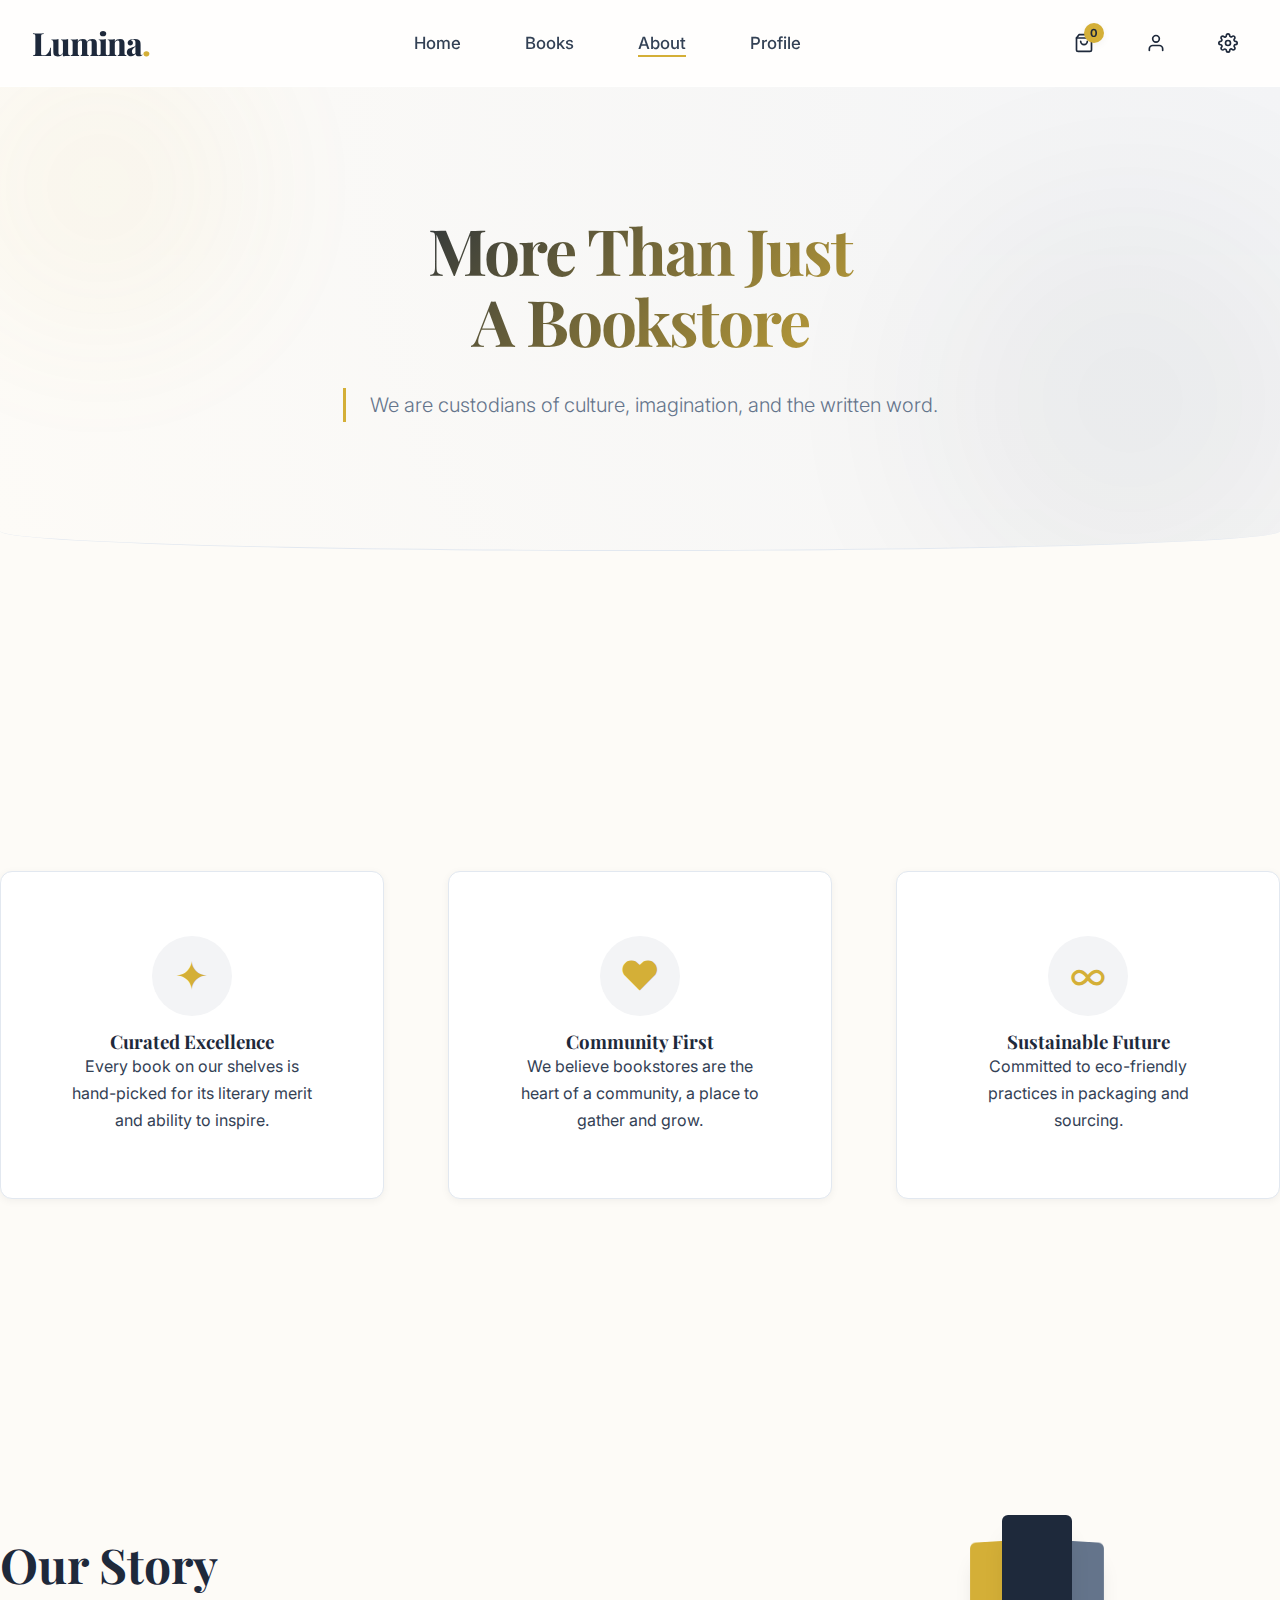
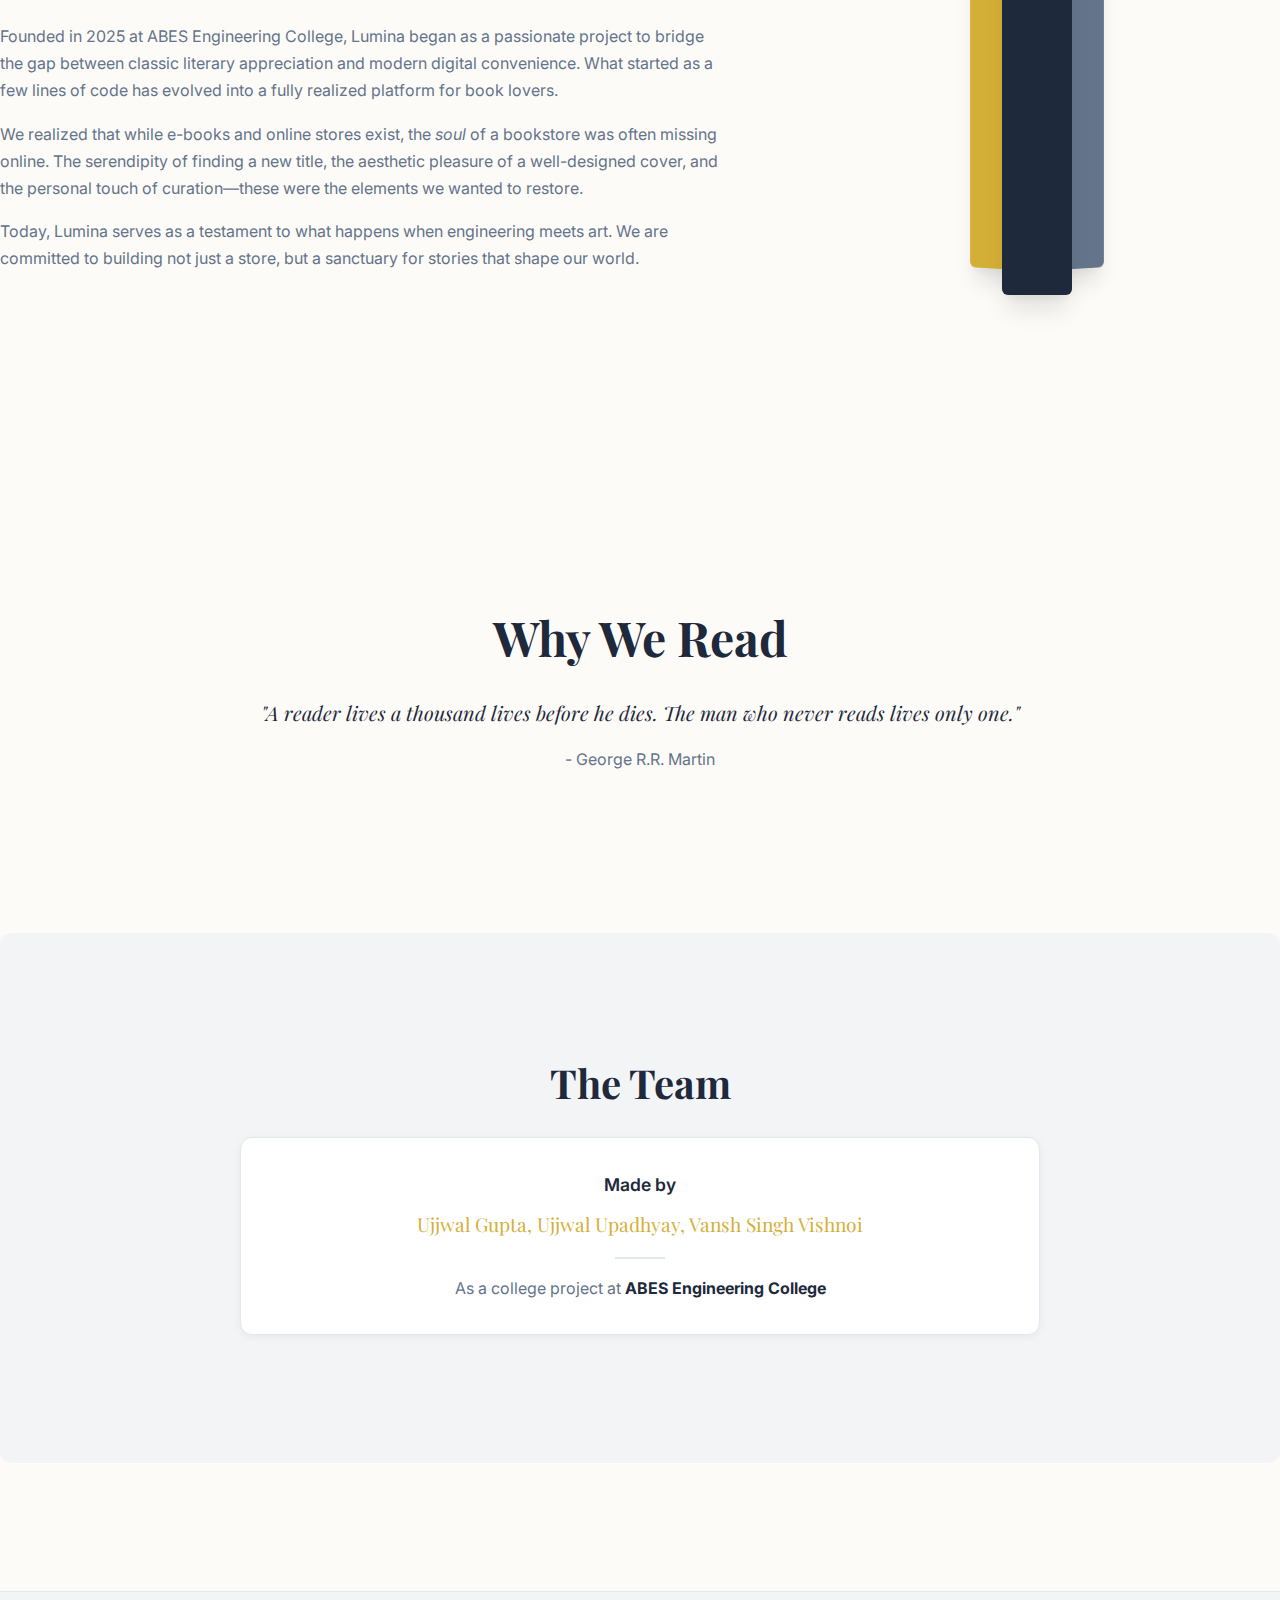
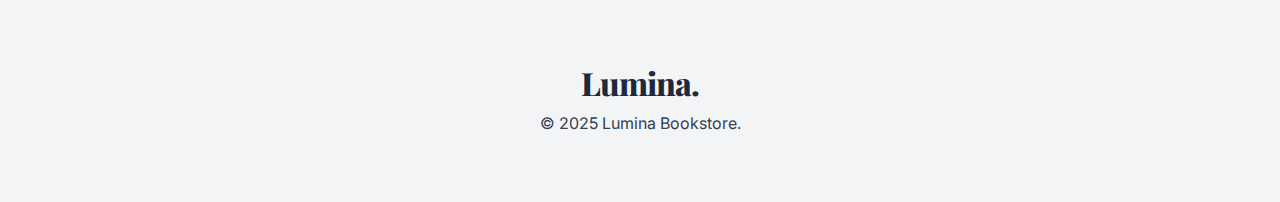
<file: bookstore/pages/about.html>
<!DOCTYPE html>
<html lang="en">

<head>
    <meta charset="UTF-8">
    <meta name="viewport" content="width=device-width, initial-scale=1.0">
    <title>About Us | Lumina Bookstore</title>
    <link rel="preconnect" href="https://fonts.googleapis.com">
    <link rel="preconnect" href="https://fonts.gstatic.com" crossorigin>
    <link
        href="https://fonts.googleapis.com/css2?family=Inter:wght@400;500;600&family=Playfair+Display:wght@600;700&display=swap"
        rel="stylesheet">
    <link rel="icon"
        href="data:image/svg+xml,<svg xmlns=%22http://www.w3.org/2000/svg%22 viewBox=%220 0 100 100%22><text y=%22.9em%22 font-size=%2290%22>💡</text></svg>">
    <link rel="stylesheet" href="../assets/css/styles.css?v=fixed3">
</head>

<body>
    <header class="site-header">
        <div class="container header-content">
            <a href="../index.html" class="logo">Lumina<span class="logo-accent">.</span></a>
            <nav class="main-nav">
                <ul class="nav-list">
                    <li><a href="../index.html" class="nav-link">Home</a></li>
                    <li><a href="../index.html#books" class="nav-link">Books</a></li>
                    <li><a href="about.html" class="nav-link active">About</a></li>
                    <li><a href="profile.html" class="nav-link">Profile</a></li>
                </ul>
            </nav>
            <div class="header-actions">
                <a href="cart.html" class="icon-btn cart-btn" aria-label="Cart">
                    <svg xmlns="http://www.w3.org/2000/svg" width="20" height="20" viewBox="0 0 24 24" fill="none"
                        stroke="currentColor" stroke-width="2" stroke-linecap="round" stroke-linejoin="round">
                        <path d="M6 2L3 6v14a2 2 0 0 0 2 2h14a2 2 0 0 0 2-2V6l-3-4z"></path>
                        <line x1="3" y1="6" x2="21" y2="6"></line>
                        <path d="M16 10a4 4 0 0 1-8 0"></path>
                    </svg>
                    <span class="cart-count" id="cartCount">0</span>
                </a>
                <a href="profile.html" class="icon-btn profile-btn" aria-label="Profile">
                    <svg xmlns="http://www.w3.org/2000/svg" width="20" height="20" viewBox="0 0 24 24" fill="none"
                        stroke="currentColor" stroke-width="2" stroke-linecap="round" stroke-linejoin="round">
                        <path d="M20 21v-2a4 4 0 0 0-4-4H8a4 4 0 0 0-4 4v2"></path>
                        <circle cx="12" cy="7" r="4"></circle>
                    </svg>
                </a>
                <button class="icon-btn settings-btn" id="settingsBtn" aria-label="Settings">
                    <svg xmlns="http://www.w3.org/2000/svg" width="20" height="20" viewBox="0 0 24 24" fill="none"
                        stroke="currentColor" stroke-width="2" stroke-linecap="round" stroke-linejoin="round">
                        <circle cx="12" cy="12" r="3"></circle>
                        <path
                            d="M19.4 15a1.65 1.65 0 0 0 .33 1.82l.06.06a2 2 0 0 1 0 2.83 2 2 0 0 1-2.83 0l-.06-.06a1.65 1.65 0 0 0-1.82-.33 1.65 1.65 0 0 0-1 1.51V21a2 2 0 0 1-2 2 2 2 0 0 1-2-2v-.09A1.65 1.65 0 0 0 9 19.4a1.65 1.65 0 0 0-1.82.33l-.06.06a2 2 0 0 1-2.83 0 2 2 0 0 1 0-2.83l.06-.06a1.65 1.65 0 0 0 .33-1.82 1.65 1.65 0 0 0-1.51-1H3a2 2 0 0 1-2-2 2 2 0 0 1 2-2h.09A1.65 1.65 0 0 0 4.6 9a1.65 1.65 0 0 0-.33-1.82l-.06-.06a2 2 0 0 1 0-2.83 2 2 0 0 1 2.83 0l.06.06a1.65 1.65 0 0 0 1.82.33H9a1.65 1.65 0 0 0 1-1.51V3a2 2 0 0 1 2-2 2 2 0 0 1 2 2v.09a1.65 1.65 0 0 0 1 1.51 1.65 1.65 0 0 0 1.82-.33l.06-.06a2 2 0 0 1 2.83 0 2 2 0 0 1 0 2.83l-.06.06a1.65 1.65 0 0 0-.33 1.82V9a1.65 1.65 0 0 0 1.51 1H21a2 2 0 0 1 2 2 2 2 0 0 1-2 2h-.09a1.65 1.65 0 0 0-1.51 1z">
                        </path>
                    </svg>
                </button>
            </div>
        </div>
    </header>
    <main>
        <section class="about-hero">
            <div class="container">
                <h1 class="hero-title">More Than Just <br>A Bookstore</h1>
                <p class="hero-subtitle">We are custodians of culture, imagination, and the written word.</p>
            </div>
        </section>
        <section class="container section-padding">
            <div class="values-grid">
                <div class="value-card">
                    <span class="value-icon">✦</span>
                    <h3>Curated Excellence</h3>
                    <p>Every book on our shelves is hand-picked for its literary merit and ability to inspire.</p>
                </div>
                <div class="value-card">
                    <span class="value-icon">♥</span>
                    <h3>Community First</h3>
                    <p>We believe bookstores are the heart of a community, a place to gather and grow.</p>
                </div>
                <div class="value-card">
                    <span class="value-icon">∞</span>
                    <h3>Sustainable Future</h3>
                    <p>Committed to eco-friendly practices in packaging and sourcing.</p>
                </div>
            </div>
        </section>
        <section class="container section-padding">
            <div class="hero-container">
                <div class="hero-text">
                    <h2 class="section-title" style="margin-bottom: 2rem;">Our Story</h2>
                    <p style="margin-bottom: 1rem; color: var(--color-text-light);">
                        Founded in 2025 at ABES Engineering College, Lumina began as a passionate project to bridge the
                        gap between
                        classic literary appreciation and modern digital convenience. What started as a few lines of
                        code has evolved into
                        a fully realized platform for book lovers.
                    </p>
                    <p style="margin-bottom: 1rem; color: var(--color-text-light);">
                        We realized that while e-books and online stores exist, the <em>soul</em> of a bookstore was
                        often missing online.
                        The serendipity of finding a new title, the aesthetic pleasure of a well-designed cover, and the
                        personal touch of curation—these
                        were the elements we wanted to restore.
                    </p>
                    <p style="color: var(--color-text-light);">
                        Today, Lumina serves as a testament to what happens when engineering meets art. We are committed
                        to building
                        not just a store, but a sanctuary for stories that shape our world.
                    </p>
                </div>
                <div class="hero-image">
                    <div class="book-stack-visual">
                        <div class="book-spine spine-1" style="background-color: var(--color-accent);"></div>
                        <div class="book-spine spine-2" style="background-color: var(--color-primary);"></div>
                        <div class="book-spine spine-3" style="background-color: var(--color-text-light);"></div>
                    </div>
                </div>
            </div>
            </div>
        </section>
        <section class="container section-padding"
            style="text-align: center; max-width: 800px; margin: 0 auto; margin-bottom: var(--spacing-md);">
            <h2 class="section-title" style="margin-bottom: var(--spacing-md);">Why We Read</h2>
            <p
                style="font-size: 1.25rem; font-family: var(--font-heading); font-style: italic; color: var(--color-primary); margin-bottom: var(--spacing-sm);">
                "A reader lives a thousand lives before he dies. The man who never reads lives only one."
            </p>
            <p style="color: var(--color-text-light);">- George R.R. Martin</p>
        </section>
        <section class="container section-padding"
            style="background-color: var(--color-surface-2); border-radius: var(--radius-md); margin-bottom: var(--spacing-xl);">
            <div style="text-align: center; max-width: 800px; margin: 0 auto;">
                <h2 class="section-title" style="margin-bottom: var(--spacing-md); font-size: 2.5rem;">The Team</h2>
                <div
                    style="background-color: var(--color-surface); padding: var(--spacing-md); border-radius: var(--radius-md); box-shadow: var(--shadow-sm); border: 1px solid var(--color-border);">
                    <p style="font-size: 1.1rem; color: var(--color-primary); margin-bottom: 0.5rem; font-weight: 600;">
                        Made by</p>
                    <p
                        style="font-size: 1.2rem; color: var(--color-accent); margin-bottom: var(--spacing-sm); font-family: var(--font-heading);">
                        Ujjwal Gupta, Ujjwal Upadhyay, Vansh Singh Vishnoi
                    </p>
                    <div
                        style="width: 50px; height: 2px; background-color: var(--color-border); margin: 0 auto var(--spacing-sm);">
                    </div>
                    <p style="color: var(--color-text-light);">
                        As a college project at <strong style="color: var(--color-primary);">ABES Engineering
                            College</strong>
                    </p>
                </div>
            </div>
        </section>
    </main>
    <footer class="site-footer">
        <div class="container footer-content">
            <div class="footer-brand">
                <span class="logo">Lumina.</span>
                <p>&copy; 2025 Lumina Bookstore.</p>
            </div>
        </div>
    </footer>
    <div class="settings-modal" id="settingsModal">
        <div class="settings-header">
            <h3>Settings</h3>
            <button class="icon-btn" id="closeSettings">&times;</button>
        </div>
        <div class="settings-body">
            <div class="setting-item">
                <span>Theme</span>
                <div class="theme-selector">
                    <label class="theme-option">
                        <input type="radio" name="theme" value="light" checked>
                        <span>Light</span>
                    </label>
                    <label class="theme-option">
                        <input type="radio" name="theme" value="dark">
                        <span>Dark</span>
                    </label>
                </div>
            </div>
            <div class="setting-item">
                <span>Notifications</span>
                <label class="switch">
                    <input type="checkbox" checked>
                    <span class="slider"></span>
                </label>
            </div>
        </div>
    </div>
    <div id="toastContainer" class="toast-container"></div>
    <script src="../assets/js/app.js?v=2"></script>
</body>

</html>
</file>
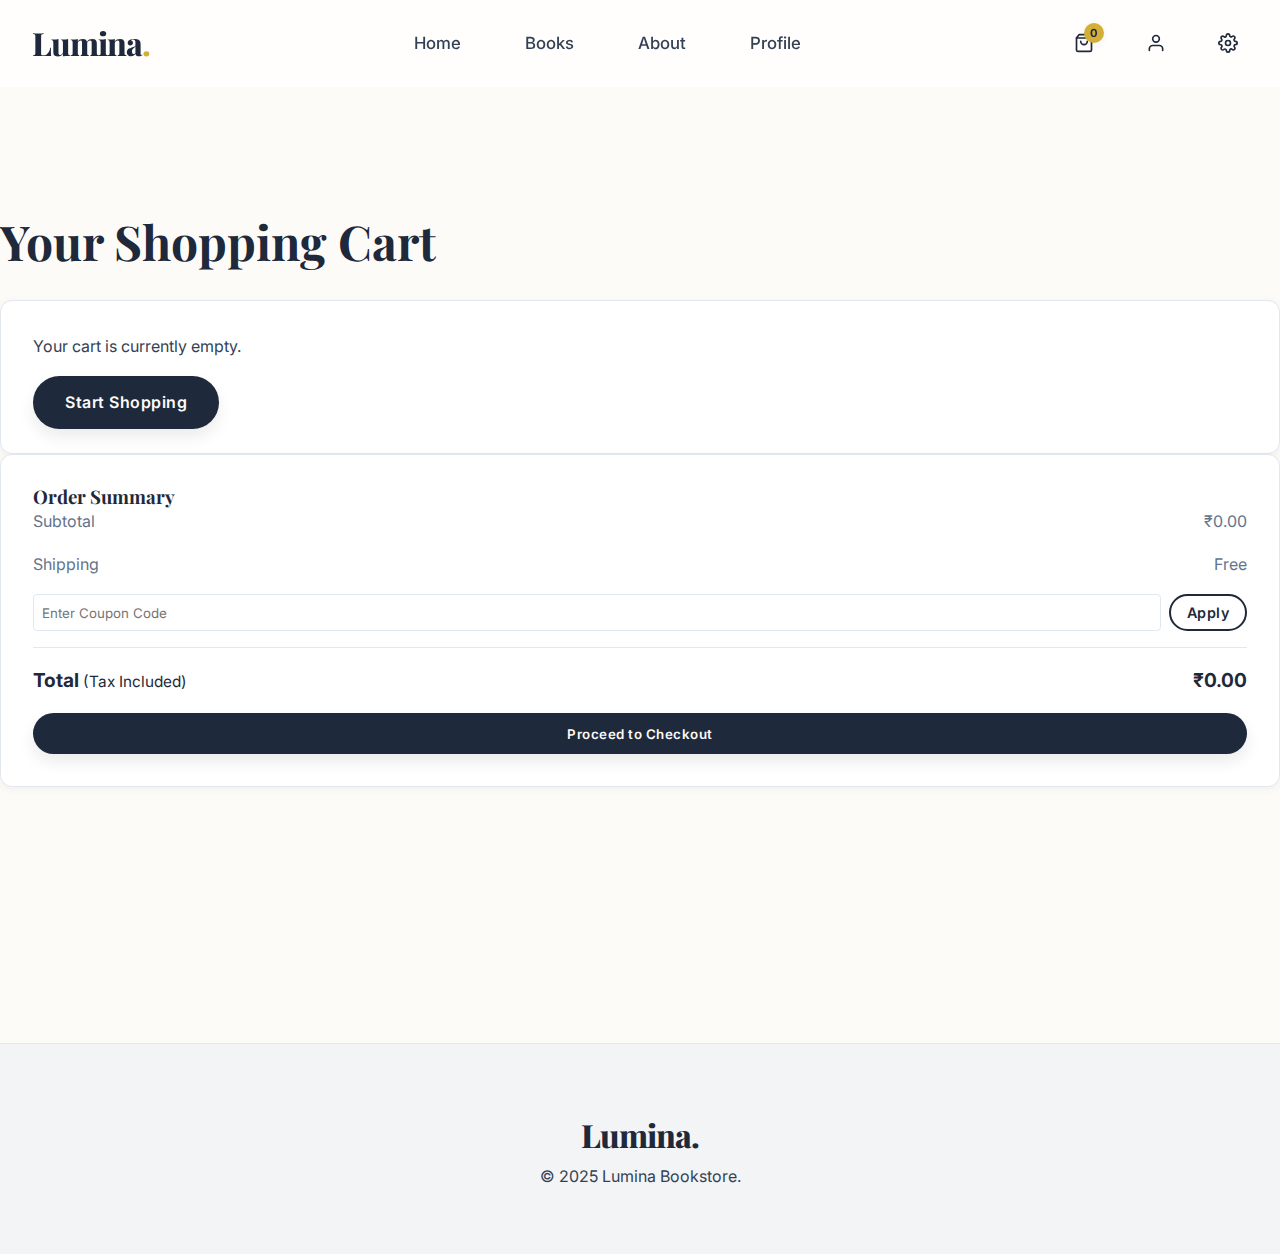
<file: bookstore/pages/cart.html>
<!DOCTYPE html>
<html lang="en">

<head>
    <meta charset="UTF-8">
    <meta name="viewport" content="width=device-width, initial-scale=1.0">
    <title>Your Cart | Lumina Bookstore</title>
    <link rel="preconnect" href="https://fonts.googleapis.com">
    <link rel="preconnect" href="https://fonts.gstatic.com" crossorigin>
    <link
        href="https://fonts.googleapis.com/css2?family=Inter:wght@400;500;600&family=Playfair+Display:wght@600;700&display=swap"
        rel="stylesheet">
    <link rel="icon"
        href="data:image/svg+xml,<svg xmlns=%22http://www.w3.org/2000/svg%22 viewBox=%220 0 100 100%22><text y=%22.9em%22 font-size=%2290%22>💡</text></svg>">
    <link rel="stylesheet" href="../assets/css/styles.css?v=fixed3">
</head>

<body>
    <header class="site-header">
        <div class="container header-content">
            <a href="../index.html" class="logo">Lumina<span class="logo-accent">.</span></a>
            <nav class="main-nav">
                <ul class="nav-list">
                    <li><a href="../index.html" class="nav-link">Home</a></li>
                    <li><a href="../index.html#books" class="nav-link">Books</a></li>
                    <li><a href="about.html" class="nav-link">About</a></li>
                    <li><a href="profile.html" class="nav-link">Profile</a></li>
                </ul>
            </nav>
            <div class="header-actions">
                <a href="cart.html" class="icon-btn cart-btn" aria-label="Cart">
                    <svg xmlns="http://www.w3.org/2000/svg" width="20" height="20" viewBox="0 0 24 24" fill="none"
                        stroke="currentColor" stroke-width="2" stroke-linecap="round" stroke-linejoin="round">
                        <path d="M6 2L3 6v14a2 2 0 0 0 2 2h14a2 2 0 0 0 2-2V6l-3-4z"></path>
                        <line x1="3" y1="6" x2="21" y2="6"></line>
                        <path d="M16 10a4 4 0 0 1-8 0"></path>
                    </svg>
                    <span class="cart-count" id="cartCount">0</span>
                </a>
                <a href="profile.html" class="icon-btn profile-btn" aria-label="Profile">
                    <svg xmlns="http://www.w3.org/2000/svg" width="20" height="20" viewBox="0 0 24 24" fill="none"
                        stroke="currentColor" stroke-width="2" stroke-linecap="round" stroke-linejoin="round">
                        <path d="M20 21v-2a4 4 0 0 0-4-4H8a4 4 0 0 0-4 4v2"></path>
                        <circle cx="12" cy="7" r="4"></circle>
                    </svg>
                </a>
                <button class="icon-btn settings-btn" id="settingsBtn" aria-label="Settings">
                    <svg xmlns="http://www.w3.org/2000/svg" width="20" height="20" viewBox="0 0 24 24" fill="none"
                        stroke="currentColor" stroke-width="2" stroke-linecap="round" stroke-linejoin="round">
                        <circle cx="12" cy="12" r="3"></circle>
                        <path
                            d="M19.4 15a1.65 1.65 0 0 0 .33 1.82l.06.06a2 2 0 0 1 0 2.83 2 2 0 0 1-2.83 0l-.06-.06a1.65 1.65 0 0 0-1.82-.33 1.65 1.65 0 0 0-1 1.51V21a2 2 0 0 1-2 2 2 2 0 0 1-2-2v-.09A1.65 1.65 0 0 0 9 19.4a1.65 1.65 0 0 0-1.82.33l-.06.06a2 2 0 0 1-2.83 0 2 2 0 0 1 0-2.83l.06-.06a1.65 1.65 0 0 0 .33-1.82 1.65 1.65 0 0 0-1.51-1H3a2 2 0 0 1-2-2 2 2 0 0 1 2-2h.09A1.65 1.65 0 0 0 4.6 9a1.65 1.65 0 0 0-.33-1.82l-.06-.06a2 2 0 0 1 0-2.83 2 2 0 0 1 2.83 0l.06.06a1.65 1.65 0 0 0 1.82.33H9a1.65 1.65 0 0 0 1-1.51V3a2 2 0 0 1 2-2 2 2 0 0 1 2 2v.09a1.65 1.65 0 0 0 1 1.51 1.65 1.65 0 0 0 1.82-.33l.06-.06a2 2 0 0 1 2.83 0 2 2 0 0 1 0 2.83l-.06.06a1.65 1.65 0 0 0-.33 1.82V9a1.65 1.65 0 0 0 1.51 1H21a2 2 0 0 1 2 2 2 2 0 0 1-2 2h-.09a1.65 1.65 0 0 0-1.51 1z">
                        </path>
                    </svg>
                </button>
            </div>
        </div>
    </header>
    <main class="container section-padding">
        <h1 class="section-title">Your Shopping Cart</h1>
        <div class="cart-page-container">
            <div class="cart-items-list" id="cartPageItems">
                <div class="empty-state">
                    <p>Your cart is empty.</p>
                    <a href="../index.html" class="btn btn-primary" style="margin-top: 1rem;">Start Shopping</a>
                </div>
            </div>
            <div class="cart-summary">
                <h3>Order Summary</h3>
                <div class="summary-row">
                    <span>Subtotal</span>
                    <span id="cartSubtotal">₹0.00</span>
                </div>
                <div class="summary-row">
                    <span>Shipping</span>
                    <span>Free</span>
                </div>
                <div class="coupon-section" style="margin: 1rem 0; display: flex; gap: 0.5rem;">
                    <input type="text" id="couponInput" placeholder="Enter Coupon Code"
                        style="flex: 1; padding: 0.5rem; border: 1px solid var(--color-border); border-radius: 4px; font-family: var(--font-body);">
                    <button id="applyCouponBtn" class="btn btn-secondary btn-small"
                        style="padding: 0.5rem 1rem;">Apply</button>
                </div>
                <div class="summary-row" id="discountRow" style="display: none; color: var(--color-accent);">
                    <span>Discount</span>
                    <span id="discountAmount">-₹0.00</span>
                </div>
                <div class="summary-row total">
                    <span>Total <small style="font-weight: normal; font-size: 0.8em;">(Tax Included)</small></span>
                    <span id="cartPageTotal">₹0.00</span>
                </div>
                <button class="btn btn-primary btn-full" id="checkoutBtn">Proceed to
                    Checkout</button>
            </div>
        </div>
    </main>
    <footer class="site-footer">
        <div class="container footer-content">
            <div class="footer-brand">
                <span class="logo">Lumina.</span>
                <p>&copy; 2025 Lumina Bookstore.</p>
            </div>
        </div>
    </footer>
    <div class="settings-modal" id="settingsModal">
        <div class="settings-header">
            <h3>Settings</h3>
            <button class="icon-btn" id="closeSettings">&times;</button>
        </div>
        <div class="settings-body">
            <div class="setting-item">
                <span>Theme</span>
                <div class="theme-selector">
                    <label class="theme-option">
                        <input type="radio" name="theme" value="light" checked>
                        <span>Light</span>
                    </label>
                    <label class="theme-option">
                        <input type="radio" name="theme" value="dark">
                        <span>Dark</span>
                    </label>
                </div>
            </div>
            <div class="setting-item">
                <span>Notifications</span>
                <label class="switch">
                    <input type="checkbox" checked>
                    <span class="slider"></span>
                </label>
            </div>
        </div>
    </div>
    <div id="checkoutModal" class="modal-overlay">
        <div class="modal-content" style="max-width: 500px;">
            <button class="close-modal" id="closeCheckout">&times;</button>
            <div class="modal-body" style="display: block; padding: 2rem;">
                <h2 style="margin-bottom: 1.5rem; color: var(--color-primary);">Checkout</h2>
                <form id="checkoutForm" style="display: flex; flex-direction: column; gap: 1rem;">
                    <div class="form-group">
                        <label for="name" style="display: block; margin-bottom: 0.5rem;">Full
                            Name</label>
                        <input type="text" id="name" required
                            style="width: 100%; padding: 0.8rem; border: 1px solid var(--color-border); border-radius: 6px;">
                    </div>
                    <div class="form-group">
                        <label for="email" style="display: block; margin-bottom: 0.5rem;">Email</label>
                        <input type="email" id="email" required
                            style="width: 100%; padding: 0.8rem; border: 1px solid var(--color-border); border-radius: 6px;">
                    </div>
                    <div class="form-group">
                        <label for="address" style="display: block; margin-bottom: 0.5rem;">Address</label>
                        <textarea id="address" required
                            style="width: 100%; padding: 0.8rem; border: 1px solid var(--color-border); border-radius: 6px;"></textarea>
                    </div>
                    <button type="submit" class="btn btn-primary btn-full" style="margin-top: 1rem;">Place
                        Order</button>
                </form>
            </div>
        </div>
    </div>
    <div id="toastContainer" class="toast-container"></div>
    <script src="../assets/js/app.js?v=2"></script>
</body>

</html>
</file>
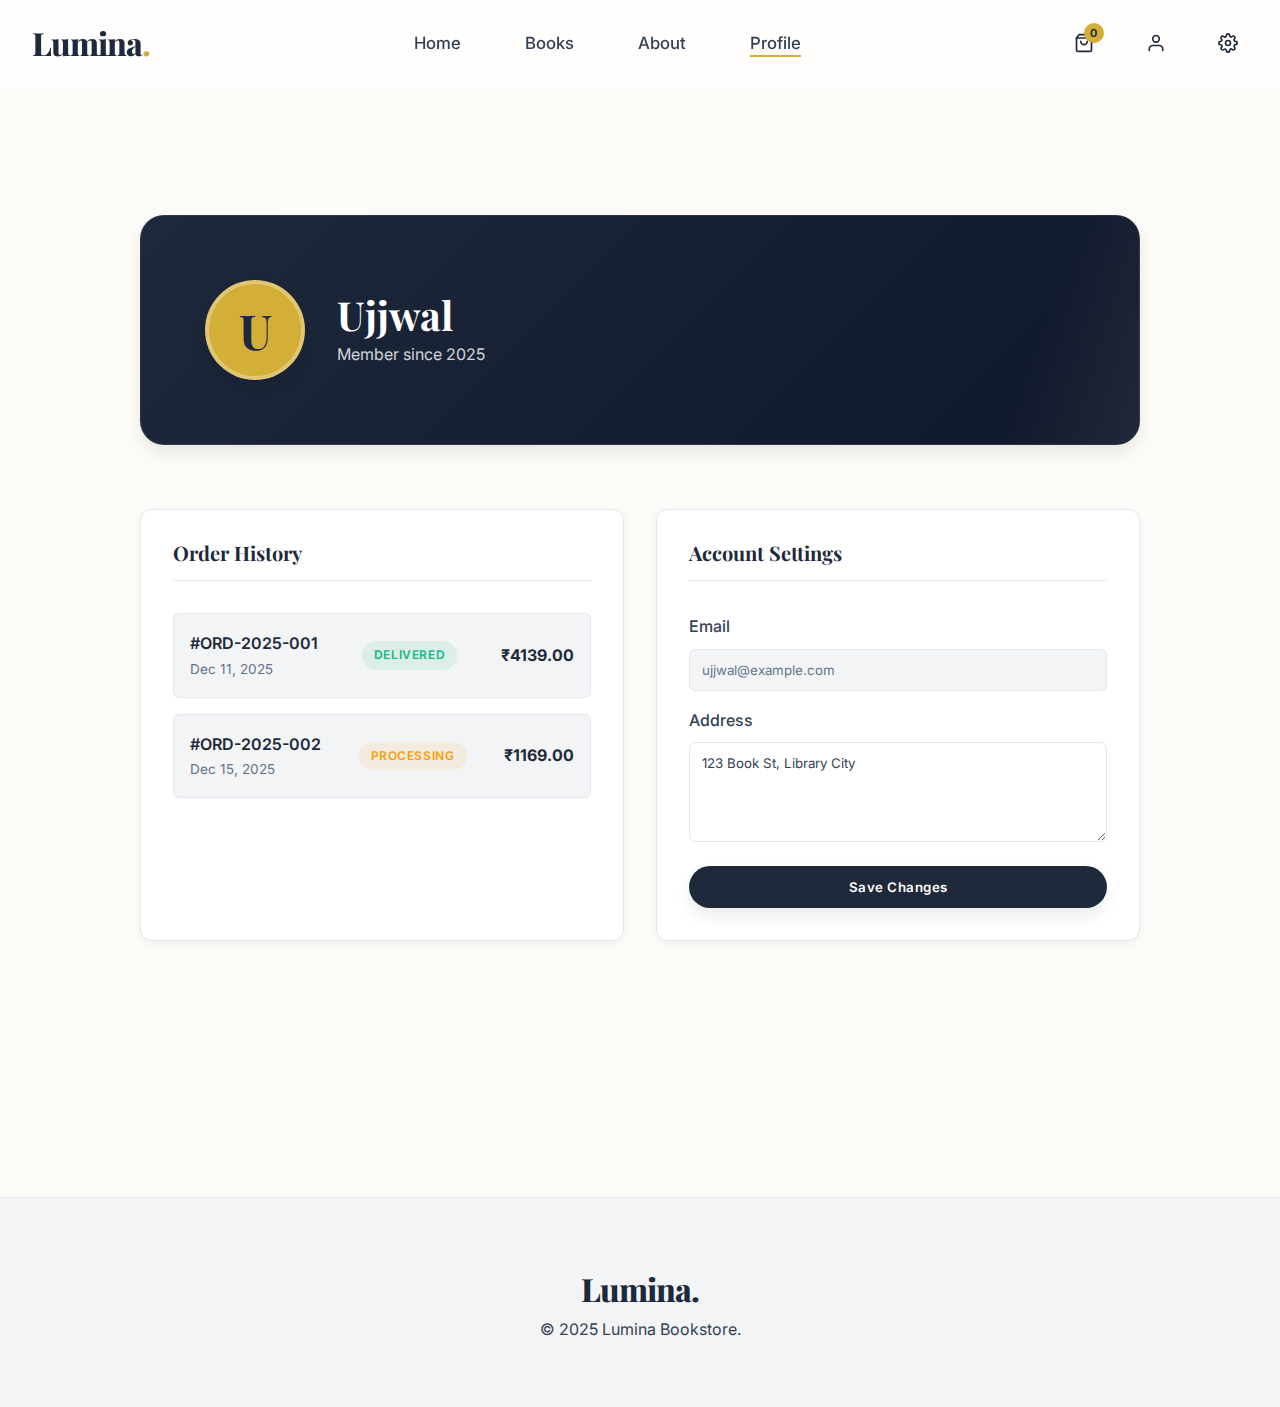
<file: bookstore/pages/profile.html>
<!DOCTYPE html>
<html lang="en">

<head>
    <meta charset="UTF-8">
    <meta name="viewport" content="width=device-width, initial-scale=1.0">
    <title>My Profile | Lumina Bookstore</title>
    <link rel="preconnect" href="https://fonts.googleapis.com">
    <link rel="preconnect" href="https://fonts.gstatic.com" crossorigin>
    <link
        href="https://fonts.googleapis.com/css2?family=Inter:wght@400;500;600&family=Playfair+Display:wght@600;700&display=swap"
        rel="stylesheet">
    <link rel="icon"
        href="data:image/svg+xml,<svg xmlns=%22http://www.w3.org/2000/svg%22 viewBox=%220 0 100 100%22><text y=%22.9em%22 font-size=%2290%22>💡</text></svg>">
    <link rel="stylesheet" href="../assets/css/styles.css?v=fixed3">
</head>

<body>
    <header class="site-header">
        <div class="container header-content">
            <a href="../index.html" class="logo">Lumina<span class="logo-accent">.</span></a>
            <nav class="main-nav">
                <ul class="nav-list">
                    <li><a href="../index.html" class="nav-link">Home</a></li>
                    <li><a href="../index.html#books" class="nav-link">Books</a></li>
                    <li><a href="about.html" class="nav-link">About</a></li>
                    <li><a href="profile.html" class="nav-link active">Profile</a></li>
                </ul>
            </nav>
            <div class="header-actions">
                <a href="cart.html" class="icon-btn cart-btn" aria-label="Cart">
                    <svg xmlns="http://www.w3.org/2000/svg" width="20" height="20" viewBox="0 0 24 24" fill="none"
                        stroke="currentColor" stroke-width="2" stroke-linecap="round" stroke-linejoin="round">
                        <path d="M6 2L3 6v14a2 2 0 0 0 2 2h14a2 2 0 0 0 2-2V6l-3-4z"></path>
                        <line x1="3" y1="6" x2="21" y2="6"></line>
                        <path d="M16 10a4 4 0 0 1-8 0"></path>
                    </svg>
                    <span class="cart-count" id="cartCount">0</span>
                </a>
                <a href="profile.html" class="icon-btn profile-btn" aria-label="Profile">
                    <svg xmlns="http://www.w3.org/2000/svg" width="20" height="20" viewBox="0 0 24 24" fill="none"
                        stroke="currentColor" stroke-width="2" stroke-linecap="round" stroke-linejoin="round">
                        <path d="M20 21v-2a4 4 0 0 0-4-4H8a4 4 0 0 0-4 4v2"></path>
                        <circle cx="12" cy="7" r="4"></circle>
                    </svg>
                </a>
                <button class="icon-btn settings-btn" id="settingsBtn" aria-label="Settings">
                    <svg xmlns="http://www.w3.org/2000/svg" width="20" height="20" viewBox="0 0 24 24" fill="none"
                        stroke="currentColor" stroke-width="2" stroke-linecap="round" stroke-linejoin="round">
                        <circle cx="12" cy="12" r="3"></circle>
                        <path
                            d="M19.4 15a1.65 1.65 0 0 0 .33 1.82l.06.06a2 2 0 0 1 0 2.83 2 2 0 0 1-2.83 0l-.06-.06a1.65 1.65 0 0 0-1.82-.33 1.65 1.65 0 0 0-1 1.51V21a2 2 0 0 1-2 2 2 2 0 0 1-2-2v-.09A1.65 1.65 0 0 0 9 19.4a1.65 1.65 0 0 0-1.82.33l-.06.06a2 2 0 0 1-2.83 0 2 2 0 0 1 0-2.83l.06-.06a1.65 1.65 0 0 0 .33-1.82 1.65 1.65 0 0 0-1.51-1H3a2 2 0 0 1-2-2 2 2 0 0 1 2-2h.09A1.65 1.65 0 0 0 4.6 9a1.65 1.65 0 0 0-.33-1.82l-.06-.06a2 2 0 0 1 0-2.83 2 2 0 0 1 2.83 0l.06.06a1.65 1.65 0 0 0 1.82.33H9a1.65 1.65 0 0 0 1-1.51V3a2 2 0 0 1 2-2 2 2 0 0 1 2 2v.09a1.65 1.65 0 0 0 1 1.51 1.65 1.65 0 0 0 1.82-.33l.06-.06a2 2 0 0 1 2.83 0 2 2 0 0 1 0 2.83l-.06.06a1.65 1.65 0 0 0-.33 1.82V9a1.65 1.65 0 0 0 1.51 1H21a2 2 0 0 1 2 2 2 2 0 0 1-2 2h-.09a1.65 1.65 0 0 0-1.51 1z">
                        </path>
                    </svg>
                </button>
            </div>
        </div>
    </header>
    <main class="container section-padding">
        <div class="profile-container">
            <div class="profile-header">
                <div class="profile-avatar">U</div>
                <div class="profile-info">
                    <h1>Ujjwal</h1>
                    <p>Member since 2025</p>
                </div>
            </div>
            <div class="profile-sections">
                <div class="profile-card">
                    <h3>Order History</h3>
                    <div class="order-list">
                        <div class="order-item">
                            <div class="order-details">
                                <span class="order-id">#ORD-2025-001</span>
                                <span class="order-date">Dec 11, 2025</span>
                            </div>
                            <span class="order-status completed">Delivered</span>
                            <span class="order-total">₹4139.00</span>
                        </div>
                        <div class="order-item">
                            <div class="order-details">
                                <span class="order-id">#ORD-2025-002</span>
                                <span class="order-date">Dec 15, 2025</span>
                            </div>
                            <span class="order-status processing">Processing</span>
                            <span class="order-total">₹1169.00</span>
                        </div>
                    </div>
                </div>
                <div class="profile-card">
                    <h3>Account Settings</h3>
                    <form class="profile-form">
                        <div class="form-group">
                            <label>Email</label>
                            <input type="email" value="ujjwal@example.com" disabled>
                        </div>
                        <div class="form-group">
                            <label>Address</label>
                            <textarea>123 Book St, Library City</textarea>
                        </div>
                        <button class="btn btn-primary">Save Changes</button>
                    </form>
                </div>
            </div>
        </div>
    </main>
    <footer class="site-footer">
        <div class="container footer-content">
            <div class="footer-brand">
                <span class="logo">Lumina.</span>
                <p>&copy; 2025 Lumina Bookstore.</p>
            </div>
        </div>
    </footer>
    <div class="settings-modal" id="settingsModal">
        <div class="settings-header">
            <h3>Settings</h3>
            <button class="icon-btn" id="closeSettings">&times;</button>
        </div>
        <div class="settings-body">
            <div class="setting-item">
                <span>Theme</span>
                <div class="theme-selector">
                    <label class="theme-option">
                        <input type="radio" name="theme" value="light" checked>
                        <span>Light</span>
                    </label>
                    <label class="theme-option">
                        <input type="radio" name="theme" value="dark">
                        <span>Dark</span>
                    </label>
                </div>
            </div>
            <div class="setting-item">
                <span>Notifications</span>
                <label class="switch">
                    <input type="checkbox" checked>
                    <span class="slider"></span>
                </label>
            </div>
        </div>
    </div>
    <div id="toastContainer" class="toast-container"></div>
    <script src="../assets/js/app.js?v=2"></script>
</body>

</html>
</file>
<file: bookstore/assets/css/styles.css>
*,
*::before,
*::after {
    box-sizing: border-box;
    margin: 0;
    padding: 0;
}
:root {
    --color-bg: #fdfbf7;
    --color-surface: #ffffff;
    --color-surface-2: #f3f4f6;
    --color-primary: #1e293b;
    --color-accent: #d4af37;
    --color-text: #334155;
    --color-text-light: #64748b;
    --color-border: #e2e8f0;
    --glass-bg: rgba(255, 255, 255, 0.7);
    --glass-border: rgba(255, 255, 255, 0.5);
    --font-heading: 'Playfair Display', serif;
    --font-body: 'Inter', sans-serif;
    --spacing-xs: 0.5rem;
    --spacing-sm: 1rem;
    --spacing-md: 2rem;
    --spacing-lg: 4rem;
    --spacing-xl: 8rem;
    --shadow-sm: 0 2px 8px rgba(0, 0, 0, 0.05);
    --shadow-md: 0 8px 16px rgba(0, 0, 0, 0.08);
    --shadow-lg: 0 16px 32px rgba(0, 0, 0, 0.12);
    --shadow-xl: 0 20px 25px -5px rgba(0, 0, 0, 0.1), 0 10px 10px -5px rgba(0, 0, 0, 0.04);
    --shadow-glow: 0 0 20px rgba(212, 175, 55, 0.3);
    --radius-sm: 6px;
    --radius-md: 12px;
    --radius-lg: 24px;
    --transition: all 0.3s cubic-bezier(0.4, 0, 0.2, 1);
}
[data-theme="dark"] {
    --color-bg: #0f172a;
    --color-surface: #1e293b;
    --color-surface-2: #334155;
    --color-primary: #f8fafc;
    --color-accent: #fbbf24;
    --color-text: #cbd5e1;
    --color-text-light: #94a3b8;
    --glass-bg: rgba(15, 23, 42, 0.85);
    --glass-border: rgba(255, 255, 255, 0.1);
}
body {
    font-family: var(--font-body);
    background-color: var(--color-bg);
    color: var(--color-text);
    line-height: 1.7;
    overflow-x: hidden;
    transition: background-color 0.5s ease, color 0.5s ease;
}
h1,
h2,
h3,
h4,
h5,
h6 {
    font-family: var(--font-heading);
    color: var(--color-primary);
    line-height: 1.1;
    font-weight: 700;
}
a {
    text-decoration: none;
    color: inherit;
    transition: var(--transition);
}
ul {
    list-style: none;
}
img {
    max-width: 100%;
    display: block;
}
.container {
    max-width: 1280px;
    margin: 0 auto;
    padding: 0 var(--spacing-md);
}
.btn {
    display: inline-flex;
    align-items: center;
    justify-content: center;
    padding: 0.8rem 2rem;
    border-radius: 50px;
    font-weight: 600;
    cursor: pointer;
    transition: var(--transition);
    border: none;
    font-family: var(--font-body);
    letter-spacing: 0.5px;
}
.btn-primary {
    background-color: var(--color-primary);
    color: var(--color-bg);
    box-shadow: var(--shadow-md);
}
.btn-primary:hover {
    background-color: var(--color-accent);
    color: var(--color-primary);
    transform: translateY(-2px);
    box-shadow: var(--shadow-lg);
}
.btn-full {
    width: 100%;
}
.site-header {
    background-color: var(--glass-bg);
    border-bottom: 1px solid var(--glass-border);
    backdrop-filter: blur(16px);
    -webkit-backdrop-filter: blur(16px);
    position: sticky;
    top: 0;
    z-index: 100;
    padding: var(--spacing-sm) 0;
    transition: background-color 0.5s ease;
}
.header-content {
    display: flex;
    justify-content: space-between;
    align-items: center;
}
.logo {
    font-family: var(--font-heading);
    font-size: 2rem;
    font-weight: 800;
    color: var(--color-primary);
    letter-spacing: -1px;
}
.logo-accent {
    color: var(--color-accent);
}
.nav-list {
    display: flex;
    gap: var(--spacing-lg);
}
.nav-link {
    font-weight: 500;
    color: var(--color-text);
    position: relative;
    font-size: 1.05rem;
}
.nav-link::after {
    content: '';
    position: absolute;
    bottom: -4px;
    left: 0;
    width: 0;
    height: 2px;
    background-color: var(--color-accent);
    transition: var(--transition);
}
.nav-link:hover::after,
.nav-link.active::after {
    width: 100%;
}
.header-actions {
    display: flex;
    gap: var(--spacing-md);
    align-items: center;
}
.icon-btn {
    background: none;
    border: none;
    cursor: pointer;
    color: var(--color-primary);
    position: relative;
    width: 40px;
    height: 40px;
    display: inline-flex;
    align-items: center;
    justify-content: center;
    border-radius: 50%;
    transition: var(--transition);
    padding: 0;
}
.icon-btn:hover {
    background-color: var(--color-surface-2);
}
.cart-count {
    position: absolute;
    top: 0;
    right: 0;
    background-color: var(--color-accent);
    color: var(--color-primary);
    font-size: 0.7rem;
    font-weight: 700;
    width: 20px;
    height: 20px;
    border-radius: 50%;
    display: flex;
    align-items: center;
    justify-content: center;
    box-shadow: var(--shadow-sm);
}
.hero {
    position: relative;
    overflow: hidden;
    padding: var(--spacing-xl) 0;
    min-height: 90vh;
    display: flex;
    align-items: center;
}
.hero::before {
    content: '';
    position: absolute;
    top: -50%;
    right: -20%;
    width: 800px;
    height: 800px;
    background: radial-gradient(circle, var(--color-accent) 0%, transparent 70%);
    opacity: 0.15;
    filter: blur(80px);
    z-index: -1;
    animation: floatBlob 20s infinite alternate;
}
@keyframes floatBlob {
    0% {
        transform: translate(0, 0) scale(1);
    }
    100% {
        transform: translate(-50px, 50px) scale(1.1);
    }
}
.hero-container {
    display: grid;
    grid-template-columns: 1.2fr 0.8fr;
    gap: var(--spacing-lg);
    align-items: center;
}
.hero-title {
    font-size: 5.5rem;
    background: linear-gradient(
        135deg,
        var(--color-primary) 0%,
        var(--color-text-light) 100%
    );

    -webkit-background-clip: text;
    background-clip: text;

    -webkit-text-fill-color: transparent;
    color: var(--color-primary);

    margin-bottom: var(--spacing-md);
    line-height: 1.05;
    letter-spacing: -2px;
}

.hero-subtitle {
    font-size: 1.25rem;
    border-left: 3px solid var(--color-accent);
    padding-left: var(--spacing-sm);
    margin-bottom: var(--spacing-lg);
    color: var(--color-text-light);
    max-width: 500px;
    font-weight: 300;
}
.book-stack-visual {
    position: relative;
    height: 500px;
    width: 100%;
    display: flex;
    justify-content: center;
    align-items: center;
    perspective: 1000px;
}
.book-spine {
    width: 70px;
    height: 350px;
    background: var(--color-primary);
    border-radius: 6px;
    position: absolute;
    box-shadow: var(--shadow-xl);
    transition: var(--transition);
    transform-style: preserve-3d;
}
.spine-1 {
    transform: rotateY(-20deg) translateZ(-50px) translateX(-60px);
    background-color: var(--color-surface-2);
    z-index: 1;
}
.spine-2 {
    transform: rotateY(0deg) translateZ(0);
    background-color: var(--color-primary);
    z-index: 2;
    height: 380px;
}
.spine-3 {
    transform: rotateY(20deg) translateZ(-50px) translateX(60px);
    background-color: var(--color-accent);
    z-index: 1;
}
.book-stack-visual:hover .spine-1 {
    transform: rotateY(-30deg) translateZ(-50px) translateX(-80px);
}
.book-stack-visual:hover .spine-3 {
    transform: rotateY(30deg) translateZ(-50px) translateX(80px);
}
.settings-modal {
    position: fixed;
    top: 80px;
    right: 20px;
    background-color: var(--color-surface);
    border: 1px solid var(--color-border);
    border-radius: var(--radius-md);
    padding: var(--spacing-md);
    width: 300px;
    box-shadow: var(--shadow-lg);
    z-index: 250;
    opacity: 0;
    transform: translateY(-10px);
    pointer-events: none;
    transition: var(--transition);
}
.settings-modal.active {
    opacity: 1;
    transform: translateY(0);
    pointer-events: all;
}
.settings-header {
    display: flex;
    justify-content: space-between;
    align-items: center;
    margin-bottom: var(--spacing-md);
    border-bottom: 1px solid var(--color-border);
    padding-bottom: var(--spacing-xs);
}
.setting-item {
    display: flex;
    justify-content: space-between;
    align-items: center;
    margin-bottom: var(--spacing-md);
}
.theme-selector {
    display: flex;
    gap: 1.5rem;
}
.theme-option {
    display: flex;
    align-items: center;
    gap: 0.25rem;
    cursor: pointer;
    font-size: 0.9rem;
}
.switch input {
    opacity: 0;
    width: 0;
    height: 0;
}
.slider {
    position: absolute;
    cursor: pointer;
    top: 0;
    left: 0;
    right: 0;
    bottom: 0;
    background-color: var(--color-surface-2);
    transition: .4s;
    border-radius: 34px;
    border: 1px solid var(--color-border);
}
.slider:before {
    position: absolute;
    content: "";
    height: 26px;
    width: 26px;
    left: 3px;
    bottom: 3px;
    background-color: var(--color-text-light);
    transition: .4s;
    border-radius: 50%;
    box-shadow: 0 2px 4px rgba(0, 0, 0, 0.2);
}
input:checked+.slider {
    background-color: var(--color-accent);
}
input:checked+.slider:before {
    transform: translateX(26px);
    background-color: #fff;
}
.section-padding {
    padding: var(--spacing-xl) 0;
}
.section-header {
    display: flex;
    justify-content: space-between;
    align-items: center;
    margin-bottom: var(--spacing-lg);
    flex-wrap: wrap;
    gap: var(--spacing-sm);
}
.section-title {
    font-size: 3rem;
}
.filter-tabs {
    display: flex;
    gap: var(--spacing-sm);
    background-color: var(--color-surface);
    padding: 6px;
    border-radius: 50px;
    box-shadow: var(--shadow-sm);
    border: 1px solid var(--color-border);
}
.filter-btn {
    background: none;
    border: none;
    padding: 0.6rem 1.5rem;
    border-radius: 50px;
    cursor: pointer;
    font-family: var(--font-body);
    transition: var(--transition);
    font-weight: 500;
    color: var(--color-text-light);
}
.filter-btn.active,
.filter-btn:hover {
    background-color: var(--color-primary);
    color: var(--color-bg);
}
.books-grid {
    display: grid;
    grid-template-columns: repeat(auto-fill, minmax(280px, 1fr));
    gap: var(--spacing-lg);
}
.book-card {
    background-color: var(--color-surface);
    border-radius: var(--radius-lg);
    overflow: hidden;
    box-shadow: var(--shadow-sm);
    transition: var(--transition);
    position: relative;
    display: flex;
    flex-direction: column;
    border: 1px solid var(--color-border);
    animation: fadeIn 0.6s ease-out forwards;
    opacity: 0;
}
@keyframes fadeIn {
    from {
        opacity: 0;
        transform: translateY(30px);
    }
    to {
        opacity: 1;
        transform: translateY(0);
    }
}
.book-card:hover {
    transform: translateY(-10px);
    box-shadow: var(--shadow-xl);
    border-color: var(--color-accent);
}
.book-image-container {
    height: 360px;
    background-color: var(--color-surface-2);
    display: flex;
    align-items: center;
    justify-content: center;
    overflow: hidden;
    position: relative;
    cursor: pointer;
}
.book-image {
    height: 85%;
    width: auto;
    object-fit: cover;
    box-shadow: var(--shadow-md);
    transition: transform 0.5s ease;
}
.book-card:hover .book-image {
    transform: scale(1.05);
}
.book-info {
    padding: var(--spacing-md);
    flex-grow: 1;
    display: flex;
    flex-direction: column;
}
.book-category {
    font-size: 0.75rem;
    color: var(--color-accent);
    text-transform: uppercase;
    letter-spacing: 1.5px;
    font-weight: 700;
    margin-bottom: 0.5rem;
}
.book-title {
    font-size: 1.4rem;
    margin-bottom: 0.5rem;
    cursor: pointer;
    transition: color 0.2s;
    color: var(--color-primary);
}
.book-title:hover {
    color: var(--color-accent);
}
.book-author {
    color: var(--color-text-light);
    font-size: 0.95rem;
    margin-bottom: var(--spacing-md);
    font-style: italic;
}
.book-footer {
    margin-top: auto;
    display: flex;
    justify-content: space-between;
    align-items: center;
    border-top: 1px solid var(--color-border);
    padding-top: var(--spacing-sm);
}
.book-price {
    font-weight: 700;
    font-size: 1.25rem;
    color: var(--color-primary);
}
.add-to-cart-btn {
    background-color: transparent;
    border: 2px solid var(--color-primary);
    color: var(--color-primary);
    padding: 0.5rem 1.2rem;
    border-radius: 50px;
    cursor: pointer;
    transition: var(--transition);
    font-size: 0.9rem;
    font-weight: 600;
}
.add-to-cart-btn:hover {
    background-color: var(--color-primary);
    color: var(--color-bg);
}
.modal-overlay {
    position: fixed;
    top: 0;
    left: 0;
    width: 100%;
    height: 100%;
    background-color: rgba(0, 0, 0, 0.6);
    z-index: 300;
    display: flex;
    justify-content: center;
    align-items: center;
    opacity: 0;
    pointer-events: none;
    transition: opacity 0.4s ease;
    backdrop-filter: blur(8px);
}
.modal-overlay.active {
    opacity: 1;
    pointer-events: all;
}
.modal-content {
    background-color: var(--color-surface);
    width: 95%;
    max-width: 900px;
    border-radius: var(--radius-lg);
    position: relative;
    overflow: hidden;
    transform: scale(0.95);
    transition: transform 0.4s cubic-bezier(0.34, 1.56, 0.64, 1);
    box-shadow: var(--shadow-xl);
    border: 1px solid var(--color-border);
}
.modal-overlay.active .modal-content {
    transform: scale(1);
}
.close-modal {
    position: absolute;
    top: 20px;
    right: 25px;
    background: var(--color-surface-2);
    border: none;
    font-size: 2rem;
    cursor: pointer;
    z-index: 10;
    color: var(--color-text);
    width: 40px;
    height: 40px;
    border-radius: 50%;
    display: flex;
    align-items: center;
    justify-content: center;
    transition: var(--transition);
}
.close-modal:hover {
    background-color: var(--color-primary);
    color: var(--color-bg);
}
.modal-body {
    display: grid;
    grid-template-columns: 1fr 1.2fr;
}
.modal-image-container {
    background-color: var(--color-surface-2);
    display: flex;
    align-items: center;
    justify-content: center;
    padding: var(--spacing-lg);
}
.modal-image {
    max-height: 450px;
    box-shadow: var(--shadow-lg);
    border-radius: 4px;
}
.modal-details {
    padding: var(--spacing-xl) var(--spacing-lg);
    display: flex;
    flex-direction: column;
}
.modal-category {
    color: var(--color-accent);
    text-transform: uppercase;
    font-size: 0.85rem;
    letter-spacing: 2px;
    font-weight: 700;
    margin-bottom: var(--spacing-xs);
}
.modal-title {
    font-size: 2.5rem;
    margin-bottom: var(--spacing-xs);
    line-height: 1.1;
    color: var(--color-primary);
}
.modal-author {
    color: var(--color-text-light);
    font-size: 1.2rem;
    margin-bottom: var(--spacing-md);
    font-style: italic;
}
.modal-description {
    color: var(--color-text);
    margin-bottom: var(--spacing-lg);
    line-height: 1.8;
    font-size: 1.05rem;
}
.modal-price-action {
    margin-top: auto;
    display: flex;
    align-items: center;
    gap: var(--spacing-md);
    padding-top: var(--spacing-md);
    border-top: 1px solid var(--color-border);
}
.modal-price {
    font-size: 2rem;
    font-weight: 700;
    color: var(--color-primary);
}
.about-hero {
    text-align: center;
    padding: var(--spacing-xl) 0;
    background: linear-gradient(to bottom, var(--color-surface-2), var(--color-bg));
    margin-bottom: var(--spacing-xl);
    border-radius: 0 0 50% 50% / 20px;
    border-bottom: 1px solid var(--color-border);
}
.values-grid {
    display: grid;
    grid-template-columns: repeat(auto-fit, minmax(250px, 1fr));
    gap: var(--spacing-lg);
    margin-top: var(--spacing-xl);
}
.value-card {
    background-color: var(--color-surface);
    padding: var(--spacing-lg);
    border-radius: var(--radius-md);
    text-align: center;
    box-shadow: var(--shadow-sm);
    transition: var(--transition);
    border: 1px solid var(--color-border);
}
.value-card:hover {
    transform: translateY(-10px);
    box-shadow: var(--shadow-glow);
    border-color: var(--color-accent);
}
.value-icon {
    font-size: 2.5rem;
    margin-bottom: var(--spacing-sm);
    display: inline-block;
    background: var(--color-surface-2);
    width: 80px;
    height: 80px;
    line-height: 80px;
    border-radius: 50%;
    color: var(--color-accent);
}
.cart-page-container,
.profile-container {
    margin-top: var(--spacing-md);
}
.cart-items-list,
.cart-summary,
.profile-header,
.profile-card {
    background: var(--color-surface);
    border-radius: var(--radius-md);
    padding: var(--spacing-md);
    box-shadow: var(--shadow-sm);
    border: 1px solid var(--color-border);
}
.summary-row {
    display: flex;
    justify-content: space-between;
    margin-bottom: var(--spacing-sm);
    color: var(--color-text-light);
}
.remove-coupon-btn {
    background: none;
    border: none;
    color: #ef4444;
    cursor: pointer;
    font-size: 1.2rem;
    margin-left: 0.5rem;
    padding: 0;
    line-height: 1;
    display: inline-flex;
    align-items: center;
    justify-content: center;
    transition: color 0.2s;
}
.remove-coupon-btn:hover {
    color: #dc2626;
}
.summary-row.total {
    border-top: 1px solid var(--color-border);
    padding-top: var(--spacing-sm);
    margin-top: var(--spacing-sm);
    color: var(--color-primary);
    font-weight: 700;
    font-size: 1.2rem;
}
.profile-avatar {
    width: 80px;
    height: 80px;
    background-color: var(--color-surface-2);
    color: var(--color-accent);
    border-radius: 50%;
    display: flex;
    align-items: center;
    justify-content: center;
    font-size: 2.5rem;
    font-family: var(--font-heading);
}
.order-item {
    display: flex;
    justify-content: space-between;
    align-items: center;
    padding: var(--spacing-sm) 0;
    border-bottom: 1px solid var(--color-border);
}
.form-group input,
.form-group textarea {
    width: 100%;
    padding: 0.8rem;
    border: 1px solid var(--color-border);
    border-radius: var(--radius-sm);
    font-family: var(--font-body);
    background-color: var(--color-bg);
    color: var(--color-text);
}
.site-footer {
    background-color: var(--color-surface-2);
    color: var(--color-text);
    padding: var(--spacing-lg) 0;
    margin-top: var(--spacing-xl);
    text-align: center;
    border-top: 1px solid var(--color-border);
}
.site-footer .logo {
    color: var(--color-primary);
}
@media (max-width: 1024px) {
    .hero-title {
        font-size: 4rem;
    }
    .hero-container {
        gap: var(--spacing-md);
    }
}
@media (max-width: 768px) {
    .hero-container {
        grid-template-columns: 1fr;
        text-align: center;
    }
    .hero-title {
        font-size: 3rem;
    }
    .hero-subtitle {
        margin-left: auto;
        margin-right: auto;
        border-left: none;
        border-bottom: 3px solid var(--color-accent);
        padding-left: 0;
        padding-bottom: var(--spacing-sm);
    }
    .search-container {
        margin-left: auto;
        margin-right: auto;
    }
    .modal-body {
        grid-template-columns: 1fr;
    }
    .cart-page-container,
    .profile-sections {
        grid-template-columns: 1fr;
    }
}
.search-container {
    display: flex;
    gap: 0.5rem;
    margin-bottom: 2rem;
    max-width: 400px;
}
.search-input {
    flex: 1;
    padding: 0.75rem 1rem;
    border: 1px solid var(--color-border);
    border-radius: var(--radius-md);
    font-family: var(--font-body);
    font-size: 1rem;
    background: var(--color-surface);
    color: var(--color-text);
    transition: border-color 0.3s ease;
}
.search-input:focus {
    outline: none;
    border-color: var(--color-accent);
}
.search-btn {
    padding: 0.75rem;
    background: var(--color-primary);
    color: var(--color-bg);
    border: none;
    border-radius: var(--radius-md);
    cursor: pointer;
    transition: background-color 0.3s ease;
    display: flex;
    align-items: center;
    justify-content: center;
}
.search-btn:hover {
    background: var(--color-accent);
}
.search-container {
    display: flex;
    gap: 0.5rem;
    margin-bottom: 2rem;
    max-width: 400px;
    position: relative;
}
.search-input {
    flex: 1;
    padding: 0.75rem 1rem;
    border: 1px solid var(--color-border);
    border-radius: var(--radius-md);
    font-family: var(--font-body);
    font-size: 1rem;
    background: var(--color-surface);
    color: var(--color-text);
    transition: border-color 0.3s ease;
}
.search-input:focus {
    outline: none;
    border-color: var(--color-accent);
}
.search-btn {
    padding: 0.75rem;
    background: var(--color-primary);
    color: var(--color-bg);
    border: none;
    border-radius: var(--radius-md);
    cursor: pointer;
    transition: background-color 0.3s ease;
    display: flex;
    align-items: center;
    justify-content: center;
}
.search-btn:hover {
    background: var(--color-accent);
}
.search-suggestions {
    position: absolute;
    top: 100%;
    left: 0;
    right: 0;
    background: var(--color-surface);
    border: 1px solid var(--color-border);
    border-radius: var(--radius-md);
    box-shadow: var(--shadow-lg);
    margin-top: 0.5rem;
    max-height: 300px;
    overflow-y: auto;
    z-index: 1000;
    display: none;
}
.search-suggestions.active {
    display: block;
}
.suggestion-item {
    padding: 0.75rem 1rem;
    cursor: pointer;
    border-bottom: 1px solid var(--color-border);
    transition: background-color 0.2s;
    display: flex;
    align-items: center;
    gap: 1rem;
}
.suggestion-item:last-child {
    border-bottom: none;
}
.suggestion-item:hover {
    background-color: var(--color-surface-2);
}
.suggestion-thumb {
    width: 40px;
    height: 60px;
    object-fit: cover;
    border-radius: 4px;
}
.suggestion-info {
    display: flex;
    flex-direction: column;
}
.site-footer .logo {
    color: var(--color-primary);
}
@media (max-width: 1024px) {
    .hero-title {
        font-size: 4rem;
    }
    .hero-container {
        gap: var(--spacing-md);
    }
}
@media (max-width: 768px) {
    .hero-container {
        grid-template-columns: 1fr;
        text-align: center;
    }
    .hero-title {
        font-size: 3rem;
    }
    .hero-subtitle {
        margin-left: auto;
        margin-right: auto;
        border-left: none;
        border-bottom: 3px solid var(--color-accent);
        padding-left: 0;
        padding-bottom: var(--spacing-sm);
    }
    .search-container {
        margin-left: auto;
        margin-right: auto;
    }
    .modal-body {
        grid-template-columns: 1fr;
    }
    .cart-page-container,
    .profile-sections {
        grid-template-columns: 1fr;
    }
}
.search-container {
    position: relative;
    max-width: 600px;
    margin-bottom: var(--spacing-md);
}
.search-input {
    width: 100%;
    padding: 1rem 3.5rem 1rem 1.5rem;
    border-radius: 50px;
    border: 2px solid var(--color-border);
    background-color: var(--color-surface);
    color: var(--color-text);
    font-size: 1rem;
    transition: var(--transition);
    font-family: var(--font-body);
}
.search-input:focus {
    outline: none;
    border-color: var(--color-accent);
    box-shadow: 0 0 0 3px rgba(212, 175, 55, 0.1);
}
.search-btn {
    position: absolute;
    right: 8px;
    top: 50%;
    transform: translateY(-50%);
    background-color: var(--color-primary);
    color: var(--color-bg);
    border: none;
    border-radius: 50%;
    width: 40px;
    height: 40px;
    display: flex;
    align-items: center;
    justify-content: center;
    cursor: pointer;
    transition: var(--transition);
}
.search-btn:hover {
    background-color: var(--color-accent);
    color: var(--color-primary);
}
.search-suggestions {
    position: absolute;
    top: 100%;
    left: 0;
    right: 0;
    background: var(--color-surface);
    border: 1px solid var(--color-border);
    border-radius: var(--radius-md);
    box-shadow: var(--shadow-lg);
    margin-top: 0.5rem;
    max-height: 300px;
    overflow-y: auto;
    z-index: 1000;
    display: none;
}
.suggestion-item {
    padding: 0.75rem 1rem;
    cursor: pointer;
    border-bottom: 1px solid var(--color-border);
    transition: background-color 0.2s;
    display: flex;
    align-items: center;
    gap: 1rem;
}
.suggestion-item:last-child {
    border-bottom: none;
}
.suggestion-item:hover {
    background-color: var(--color-surface-2);
}
.suggestion-image {
    width: 40px;
    height: 60px;
    object-fit: cover;
    border-radius: 4px;
}
.suggestion-info {
    display: flex;
    flex-direction: column;
}
.suggestion-title {
    font-weight: 600;
    color: var(--color-primary);
    font-size: 0.9rem;
}
.suggestion-author {
    font-size: 0.8rem;
    color: var(--color-text-light);
}
.toast-container {
    position: fixed;
    bottom: 20px;
    right: 20px;
    z-index: 1000;
    display: flex;
    flex-direction: column;
    gap: 10px;
}
.toast {
    background-color: var(--color-surface);
    color: var(--color-text);
    padding: 1rem 1.5rem;
    border-radius: var(--radius-md);
    box-shadow: var(--shadow-lg);
    border-left: 4px solid var(--color-accent);
    display: flex;
    align-items: center;
    justify-content: space-between;
    min-width: 300px;
    animation: slideIn 0.3s ease-out forwards;
    opacity: 0;
    transform: translateX(100%);
}
.toast.show {
    opacity: 1;
    transform: translateX(0);
}
.toast.hide {
    animation: slideOut 0.3s ease-in forwards;
}
@keyframes slideIn {
    to {
        opacity: 1;
        transform: translateX(0);
    }
}
@keyframes slideOut {
    to {
        opacity: 0;
        transform: translateX(100%);
    }
}
.loading-message,
.no-books-message {
    text-align: center;
    padding: var(--spacing-xl);
    font-size: 1.2rem;
    color: var(--color-text-light);
    grid-column: 1 / -1;
}
.loading-message {
    animation: pulse 1.5s ease-in-out infinite;
}
@keyframes pulse {
    0%,
    100% {
        opacity: 0.6;
    }
    50% {
        opacity: 1;
    }
}
.book-overlay {
    position: absolute;
    top: 0;
    left: 0;
    right: 0;
    bottom: 0;
    background: rgba(0, 0, 0, 0.8);
    display: flex;
    align-items: center;
    justify-content: center;
    opacity: 0;
    transition: var(--transition);
}
.book-card:hover .book-overlay {
    opacity: 1;
}
.view-details-btn {
    background-color: var(--color-accent);
    color: var(--color-primary);
    border: none;
    padding: 0.7rem 1.5rem;
    border-radius: 50px;
    font-weight: 600;
    cursor: pointer;
    transition: var(--transition);
}
.view-details-btn:hover {
    transform: scale(1.05);
    box-shadow: var(--shadow-glow);
}
.btn-small {
    padding: 0.5rem 1.2rem;
    font-size: 0.9rem;
}
.btn-secondary {
    background-color: var(--color-surface);
    color: var(--color-primary);
    border: 2px solid var(--color-primary);
}
.btn-secondary:hover {
    background-color: var(--color-primary);
    color: var(--color-bg);
}
.settings-modal {
    background-color: #ffffff !important;
    color: #333333;
}
[data-theme='dark'] .settings-modal {
    background-color: #1e293b !important;
    color: #f8fafc;
}
.cart-items-list {
    display: flex;
    flex-direction: column;
    gap: 1.5rem;
    padding-bottom: 1.5rem;
}
.cart-items-header {
    display: flex;
    justify-content: space-between;
    align-items: center;
    padding-bottom: 0.5rem;
    margin-bottom: 0.5rem;
    border-bottom: 1px solid var(--color-border);
}
.cart-count-label {
    font-weight: 600;
    color: var(--color-primary);
}
.clear-cart-btn {
    background: none;
    border: none;
    color: #ef4444;
    cursor: pointer;
    font-size: 0.9rem;
    font-weight: 500;
    padding: 0.5rem 1rem;
    border-radius: var(--radius-sm);
    transition: var(--transition);
}
.clear-cart-btn:hover {
    background-color: rgba(239, 68, 68, 0.1);
    color: #dc2626;
}
.cart-item {
    width: 100%;
    background-color: var(--color-surface);
    border: 1px solid var(--color-border);
    border-radius: var(--radius-md);
    padding: var(--spacing-md);
    display: flex;
    flex-direction: row;
    align-items: flex-start;
    gap: var(--spacing-md);
    box-shadow: var(--shadow-sm);
    transition: var(--transition);
}
.cart-item-image {
    width: 100px;
    height: 150px;
    object-fit: cover;
    border-radius: var(--radius-sm);
    flex-shrink: 0;
    box-shadow: var(--shadow-sm);
}
.cart-item-details {
    flex-grow: 1;
    display: flex;
    flex-direction: column;
    justify-content: flex-start;
    padding-top: 0.25rem;
}
.cart-item-title {
    font-size: 1.4rem;
    margin-bottom: 0.25rem;
    color: var(--color-primary);
    line-height: 1.2;
}
.cart-item-author {
    font-size: 1rem;
    color: var(--color-text-light);
    margin-bottom: 0.5rem;
}
.cart-item-price {
    font-weight: 700;
    color: var(--color-accent);
    font-size: 1.2rem;
    margin-top: auto;
}
.cart-item-actions {
    display: flex;
    flex-direction: column;
    align-items: flex-end;
    gap: 1rem;
    margin-left: var(--spacing-md);
    padding-left: var(--spacing-md);
    border-left: 1px solid var(--color-border);
    align-self: stretch;
    justify-content: space-between;
}
.quantity-controls {
    display: flex;
    align-items: center;
    gap: 0.5rem;
    background-color: var(--color-surface-2);
    padding: 0.25rem 0.5rem;
    border-radius: 20px;
}
.qty-btn {
    background: none;
    border: none;
    width: 28px;
    height: 28px;
    border-radius: 50%;
    cursor: pointer;
    display: flex;
    align-items: center;
    justify-content: center;
    color: var(--color-primary);
    font-weight: bold;
    transition: background-color 0.2s;
}
.qty-btn:hover {
    background-color: var(--color-border);
}
.qty-value {
    font-weight: 600;
    min-width: 24px;
    text-align: center;
}
.remove-btn {
    background: none;
    border: none;
    color: #ef4444;
    cursor: pointer;
    font-size: 1.5rem;
    width: 32px;
    height: 32px;
    display: flex;
    align-items: center;
    justify-content: center;
    border-radius: 50%;
    transition: background-color 0.2s;
    padding: 0;
}
.remove-btn:hover {
    background-color: rgba(239, 68, 68, 0.1);
}
.settings-modal {
    background: #ffffff !important;
    background-image: none !important;
    background-color: #ffffff !important;
    color: #333333 !important;
}
[data-theme='dark'] .settings-modal {
    background: #1e293b !important;
    background-image: none !important;
    background-color: #1e293b !important;
    color: #f8fafc !important;
}
.settings-header,
.settings-body,
.setting-item {
    background: transparent !important;
    color: inherit !important;
    z-index: 10;
}
.switch {
    position: relative;
    display: inline-block;
    width: 60px;
    height: 34px;
}
.loading-indicator {
    width: 100%;
    padding: 2rem;
    display: flex;
    justify-content: center;
    align-items: center;
    gap: 1rem;
    color: var(--color-text-light);
    font-size: 1.1rem;
    animation: fadeIn 0.3s ease-in;
}
.spinner {
    width: 24px;
    height: 24px;
    border: 3px solid var(--color-border);
    border-top: 3px solid var(--color-accent);
    border-radius: 50%;
    animation: spin 1s linear infinite;
}
@keyframes spin {
    0% {
        transform: rotate(0deg);
    }
    100% {
        transform: rotate(360deg);
    }
}
.profile-container {
    max-width: 1000px;
    margin: 0 auto;
    display: grid;
    gap: var(--spacing-lg);
}
.profile-header {
    background: linear-gradient(135deg, #1e293b, #0f172a);
    color: white;
    padding: var(--spacing-lg);
    border-radius: var(--radius-lg);
    display: flex;
    align-items: center;
    gap: var(--spacing-md);
    box-shadow: var(--shadow-md);
    position: relative;
    overflow: hidden;
    border: 1px solid rgba(255, 255, 255, 0.1);
}
.profile-header::after {
    content: '';
    position: absolute;
    top: 0;
    right: 0;
    width: 200px;
    height: 100%;
    background: linear-gradient(to left, rgba(255, 255, 255, 0.1), transparent);
    transform: skewX(-20deg) translateX(50%);
}
.profile-avatar {
    width: 100px;
    height: 100px;
    background-color: var(--color-accent);
    color: var(--color-primary);
    font-size: 3rem;
    font-weight: bold;
    font-family: var(--font-heading);
    border-radius: 50%;
    display: flex;
    align-items: center;
    justify-content: center;
    border: 4px solid rgba(255, 255, 255, 0.3);
    box-shadow: var(--shadow-md);
}
.profile-info h1 {
    color: white;
    margin-bottom: 0.25rem;
    font-size: 2.5rem;
}
.profile-info p {
    opacity: 0.8;
    font-size: 1rem;
}
.profile-sections {
    display: grid;
    grid-template-columns: repeat(auto-fit, minmax(300px, 1fr));
    gap: var(--spacing-md);
}
.profile-card {
    background-color: var(--color-surface);
    border-radius: var(--radius-md);
    padding: var(--spacing-md);
    box-shadow: var(--shadow-sm);
    border: 1px solid var(--color-border);
    transition: var(--transition);
}
.profile-card:hover {
    box-shadow: var(--shadow-md);
    transform: translateY(-2px);
}
.profile-card h3 {
    margin-bottom: var(--spacing-md);
    padding-bottom: var(--spacing-sm);
    border-bottom: 1px solid var(--color-border);
    font-size: 1.25rem;
}
.order-list {
    display: flex;
    flex-direction: column;
    gap: var(--spacing-sm);
}
.order-item {
    display: flex;
    justify-content: space-between;
    align-items: center;
    padding: var(--spacing-sm);
    background-color: var(--color-surface-2);
    border-radius: var(--radius-sm);
    border: 1px solid var(--color-border);
}
.order-details {
    display: flex;
    flex-direction: column;
}
.order-id {
    font-weight: 600;
    color: var(--color-primary);
}
.order-date {
    font-size: 0.85rem;
    color: var(--color-text-light);
}
.order-status {
    padding: 0.25rem 0.75rem;
    border-radius: 50px;
    font-size: 0.75rem;
    font-weight: 600;
    text-transform: uppercase;
    letter-spacing: 0.05em;
}
.order-status.completed {
    background-color: rgba(16, 185, 129, 0.1);
    color: #10b981;
}
.order-status.processing {
    background-color: rgba(245, 158, 11, 0.1);
    color: #f59e0b;
}
.order-total {
    font-weight: 700;
    color: var(--color-primary);
}
.profile-form {
    display: flex;
    flex-direction: column;
    gap: var(--spacing-sm);
}
.form-group label {
    display: block;
    margin-bottom: 0.5rem;
    font-weight: 500;
    color: var(--color-text);
}
.form-group input,
.form-group textarea {
    width: 100%;
    padding: 0.75rem;
    border-radius: var(--radius-sm);
    border: 1px solid var(--color-border);
    background-color: var(--color-surface);
    color: var(--color-text);
    font-family: var(--font-body);
    transition: border-color 0.2s;
}
.form-group input:disabled {
    background-color: var(--color-surface-2);
    color: var(--color-text-light);
    cursor: not-allowed;
}
.form-group input:focus,
.form-group textarea:focus {
    outline: none;
    border-color: var(--color-accent);
}
.form-group textarea {
    min-height: 100px;
    resize: vertical;
}
.about-hero {
    background: radial-gradient(circle at top right, var(--color-surface-2), var(--color-bg));
    min-height: 400px;
    display: flex;
    align-items: center;
    justify-content: center;
    text-align: center;
    padding: var(--spacing-xl) 0;
    position: relative;
    overflow: hidden;
    margin-bottom: var(--spacing-lg);
}
.about-hero::before {
    content: '';
    position: absolute;
    top: -50px;
    left: -50px;
    width: 300px;
    height: 300px;
    background: var(--color-accent);
    opacity: 0.05;
    border-radius: 50%;
    filter: blur(80px);
}
.about-hero::after {
    content: '';
    position: absolute;
    bottom: -50px;
    right: -50px;
    width: 400px;
    height: 400px;
    background: var(--color-primary);
    opacity: 0.05;
    border-radius: 50%;
    filter: blur(100px);
}
.about-hero .container {
    position: relative;
    z-index: 1;
    max-width: 800px;
}
.about-hero .hero-title {
    font-size: 4rem;
    margin-bottom: var(--spacing-md);
    background: linear-gradient(135deg, var(--color-primary), var(--color-accent));
    -webkit-background-clip: text;
    -webkit-text-fill-color: transparent;
    background-clip: text;
    line-height: 1.1;
}
.about-hero .hero-subtitle {
    font-size: 1.25rem;
    color: var(--color-text-light);
    max-width: 600px;
    margin: 0 auto;
    position: relative;
    padding-left: 1.5rem;
    border-left: 3px solid var(--color-accent);
    text-align: left;
}
.book-actions {
    display: flex;
    flex-direction: column;
    gap: 0.5rem;
    align-items: stretch;
}
.book-quantity-controls {
    display: flex;
    align-items: center;
    justify-content: center;
    gap: 0.5rem;
    background-color: var(--color-surface-2);
    padding: 0.25rem 0.5rem;
    border-radius: 20px;
    border: 1px solid var(--color-border);
}
.qty-btn-small {
    background: none;
    border: none;
    width: 24px;
    height: 24px;
    border-radius: 50%;
    cursor: pointer;
    display: flex;
    align-items: center;
    justify-content: center;
    color: var(--color-primary);
    font-weight: bold;
    font-size: 1.1rem;
    transition: background-color 0.2s;
}
.qty-btn-small:hover {
    background-color: var(--color-border);
}
.qty-btn-small:active {
    transform: scale(0.95);
}
.qty-display {
    min-width: 28px;
    text-align: center;
    font-weight: 600;
    color: var(--color-primary);
    font-size: 0.95rem;
}
.book-actions .add-to-cart-btn {
    width: 100%;
}
</file>
